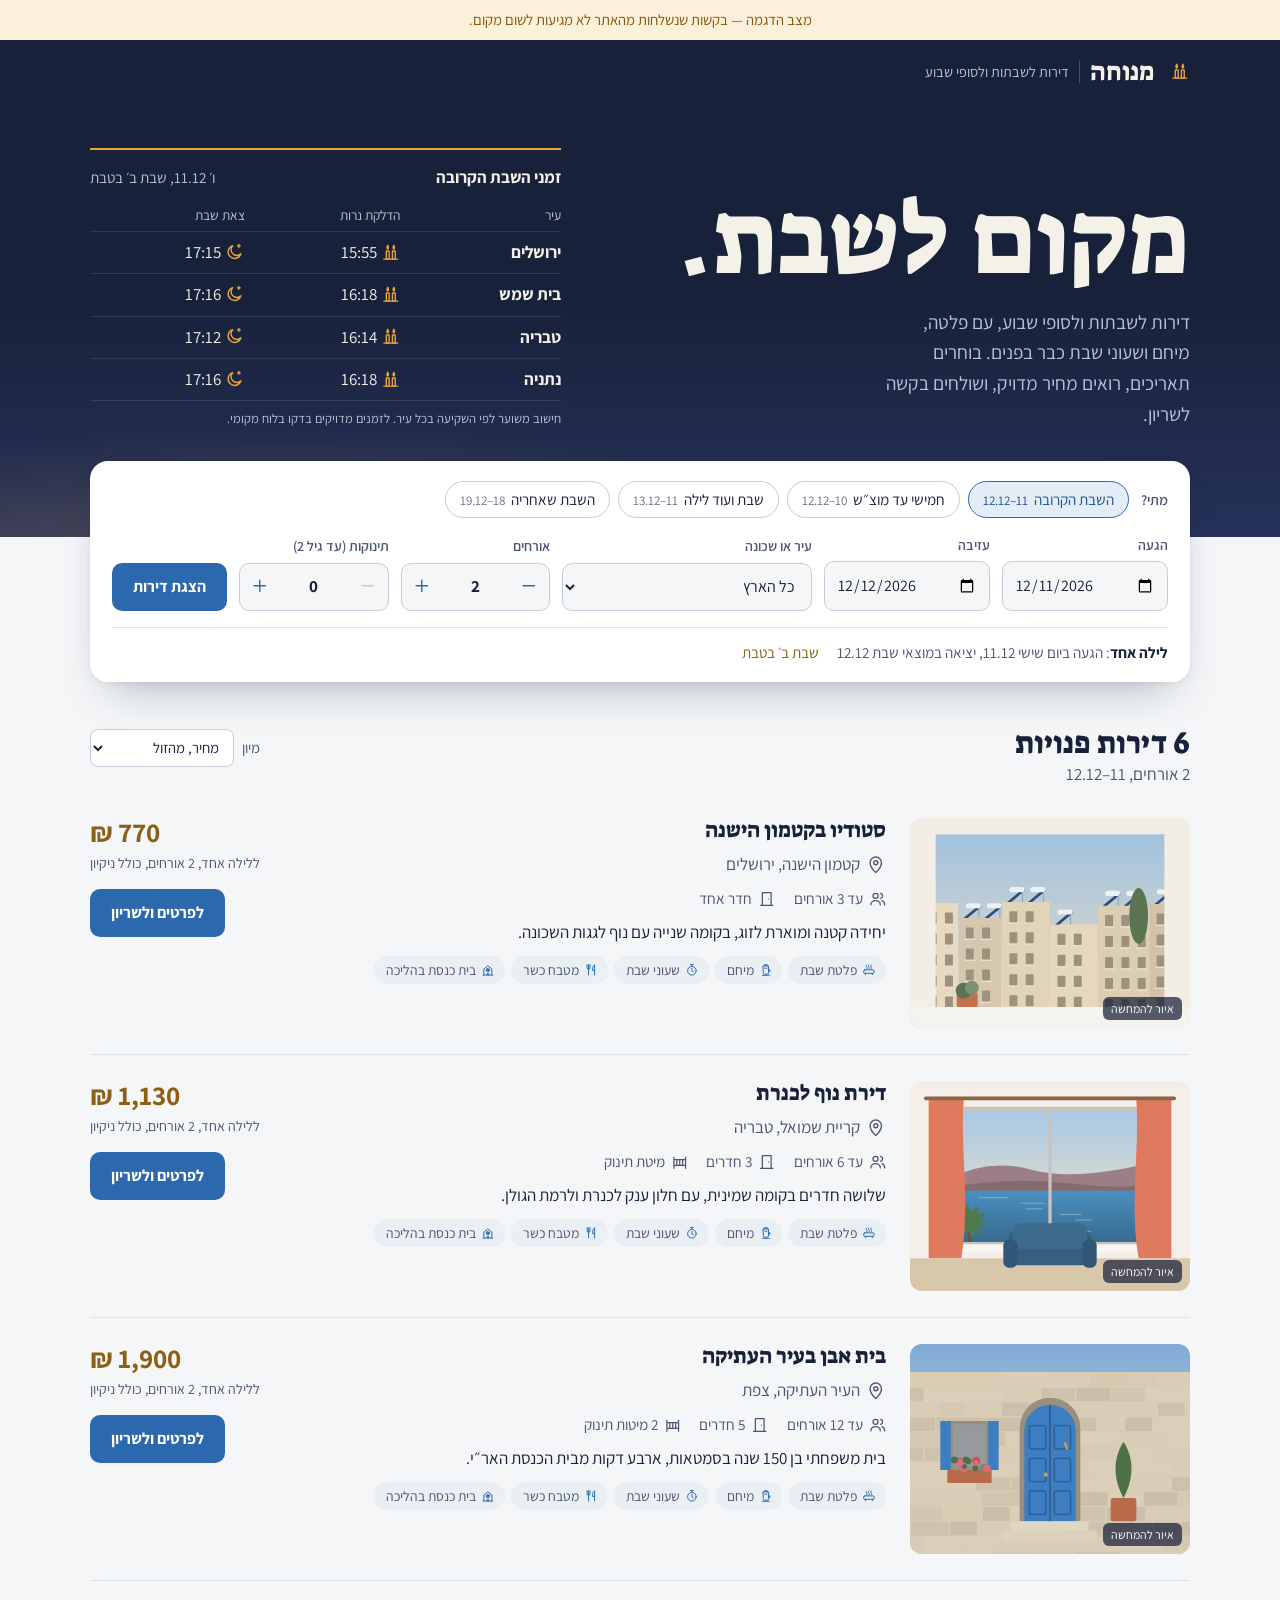
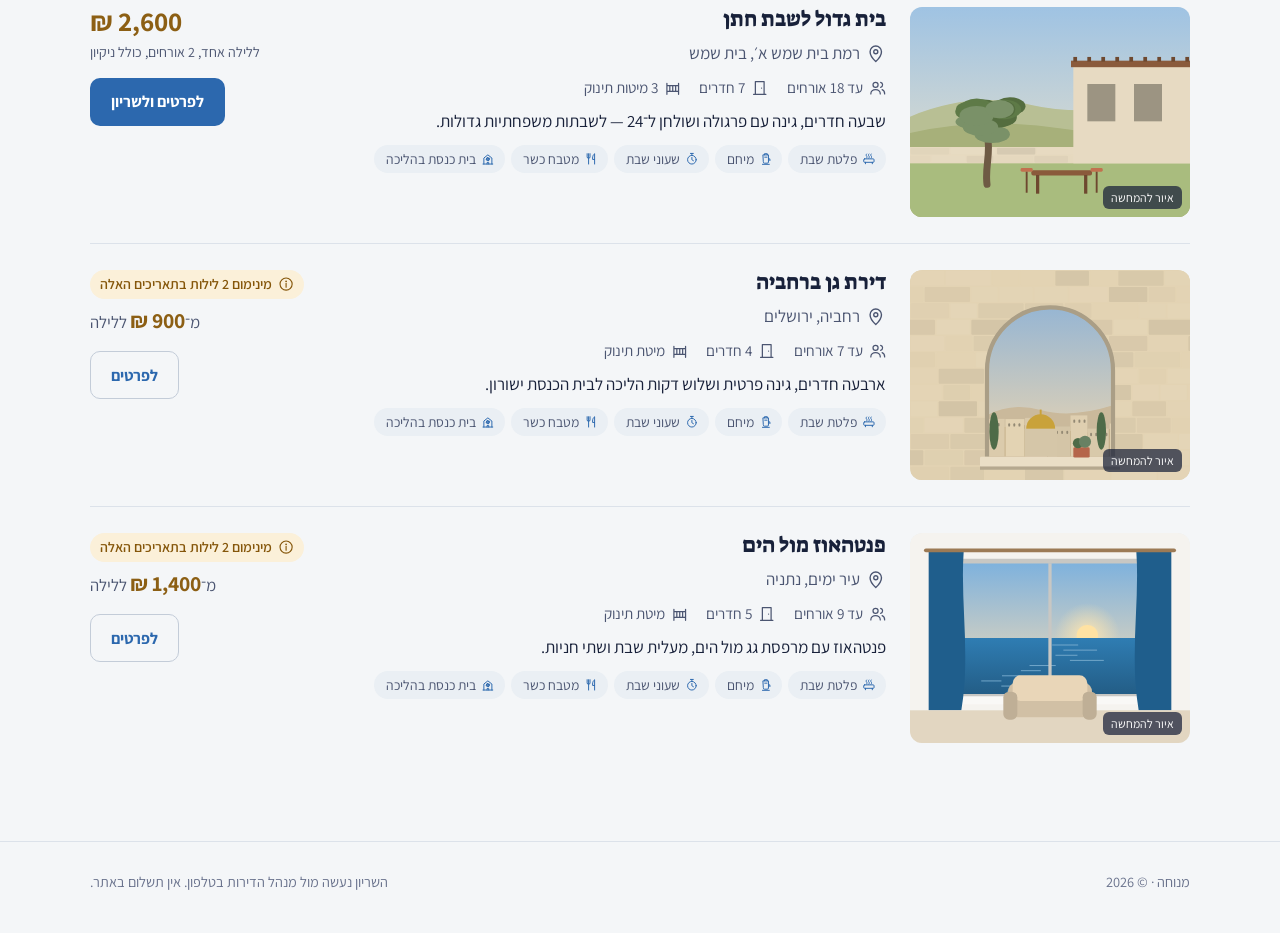
<file: index.html>
<!doctype html>
<html lang="he" dir="rtl">
<head>
  <meta charset="utf-8">
  <meta name="viewport" content="width=device-width, initial-scale=1, viewport-fit=cover">
  <title>מנוחה · דירות לשבת</title>
  <meta name="description" content="דירות לשבתות ולסופי שבוע, עם פלטה, מיחם ושעוני שבת. מחיר מדויק לתאריכים שלכם ובקשת שריון בלי כרטיס אשראי.">
  <link rel="preconnect" href="https://fonts.googleapis.com">
  <link rel="preconnect" href="https://fonts.gstatic.com" crossorigin>
  <link rel="stylesheet" href="https://fonts.googleapis.com/css2?family=Assistant:wght@400;600;700&family=Suez+One&display=swap">
  <link rel="stylesheet" href="assets/css/style.css">
  <link rel="icon" href="assets/img/favicon.svg" type="image/svg+xml">
</head>
<body>
  <div class="demo-banner" data-demo-banner hidden>מצב הדגמה — בקשות שנשלחות מהאתר לא מגיעות לשום מקום.</div>

  <header class="site-header">
    <div class="wrap">
      <a class="brand" href="index.html">
        <span class="brand-mark" data-icon="candles"></span>
        <span class="brand-name" data-site-name>מנוחה</span>
        <span class="brand-tag" data-site-tagline>דירות לשבתות ולסופי שבוע</span>
      </a>
      <div class="header-contact" data-manager-phone>
        <span class="label">שאלה? </span>
        <a href="#" target="_blank" rel="noopener"><span data-icon="message"></span><span data-phone-text></span></a>
      </div>
    </div>
  </header>

  <main>
    <section class="hero" aria-labelledby="hero-title">
      <div class="wrap">
        <div>
          <h1 id="hero-title">מקום לשבת.</h1>
          <p class="hero-lede">דירות לשבתות ולסופי שבוע, עם פלטה, מיחם ושעוני שבת כבר בפנים. בוחרים תאריכים, רואים מחיר מדויק, ושולחים בקשה לשריון.</p>
        </div>
        <div class="this-shabbat" id="this-shabbat" aria-live="polite">
          <div class="this-shabbat-head"><strong>זמני השבת הקרובה</strong><span id="this-shabbat-date"></span></div>
          <table class="zmanim-table">
            <thead><tr><th scope="col">עיר</th><th scope="col">הדלקת נרות</th><th scope="col">צאת שבת</th></tr></thead>
            <tbody id="zmanim-rows"></tbody>
          </table>
          <p class="zmanim-note">חישוב משוער לפי השקיעה בכל עיר. לזמנים מדויקים בדקו בלוח מקומי.</p>
        </div>
      </div>
    </section>

    <div class="wrap">
      <form class="search-panel" id="search" role="search" aria-label="חיפוש דירה">
        <div class="quick-dates" id="quick-dates">
          <span class="quick-dates-label">מתי?</span>
        </div>
        <div class="search-fields">
          <div class="field">
            <label for="checkin">הגעה</label>
            <input class="input" type="date" id="checkin" name="checkin" required>
          </div>
          <div class="field">
            <label for="checkout">עזיבה</label>
            <input class="input" type="date" id="checkout" name="checkout" required>
          </div>
          <div class="field field-where">
            <label for="where">עיר או שכונה</label>
            <select class="input" id="where" name="where">
              <option value="">כל הארץ</option>
            </select>
          </div>
          <div class="field">
            <span class="label" id="guests-label">אורחים</span>
            <div class="stepper" role="group" aria-labelledby="guests-label">
              <button type="button" data-step="guests" data-delta="-1" aria-label="פחות אורחים"><span data-icon="minus"></span></button>
              <output id="guests" aria-live="polite">2</output>
              <button type="button" data-step="guests" data-delta="1" aria-label="עוד אורח"><span data-icon="plus"></span></button>
            </div>
          </div>
          <div class="field">
            <span class="label" id="infants-label">תינוקות (עד גיל 2)</span>
            <div class="stepper" role="group" aria-labelledby="infants-label">
              <button type="button" data-step="infants" data-delta="-1" aria-label="פחות תינוקות"><span data-icon="minus"></span></button>
              <output id="infants" aria-live="polite">0</output>
              <button type="button" data-step="infants" data-delta="1" aria-label="עוד תינוק"><span data-icon="plus"></span></button>
            </div>
          </div>
          <button class="btn" type="submit">הצגת דירות</button>
        </div>
        <p class="stay-summary" id="stay-summary" aria-live="polite"></p>
      </form>

      <section class="results" id="results" aria-labelledby="results-title">
        <div class="results-head">
          <div>
            <h2 id="results-title">דירות</h2>
            <p id="results-sub"></p>
          </div>
          <label class="sort">מיון
            <select id="sort">
              <option value="price">מחיר, מהזול</option>
              <option value="size">מספר מקומות לינה</option>
              <option value="new">חדשות באתר</option>
            </select>
          </label>
        </div>
        <div id="listings"><p class="loading">טוען דירות…</p></div>
      </section>
    </div>
  </main>

  <footer class="site-footer">
    <div class="wrap">
      <span><span data-site-name>מנוחה</span> · © <span data-year></span></span>
      <span>השריון נעשה מול מנהל הדירות בטלפון. אין תשלום באתר.</span>
    </div>
  </footer>

  <script src="assets/js/config.js"></script>
  <script src="assets/js/icons.js"></script>
  <script src="assets/js/pricing.js"></script>
  <script src="assets/js/zmanim.js"></script>
  <script src="assets/js/amenities.js"></script>
  <script src="assets/js/common.js"></script>
  <script src="assets/js/search.js"></script>
</body>
</html>
</file>
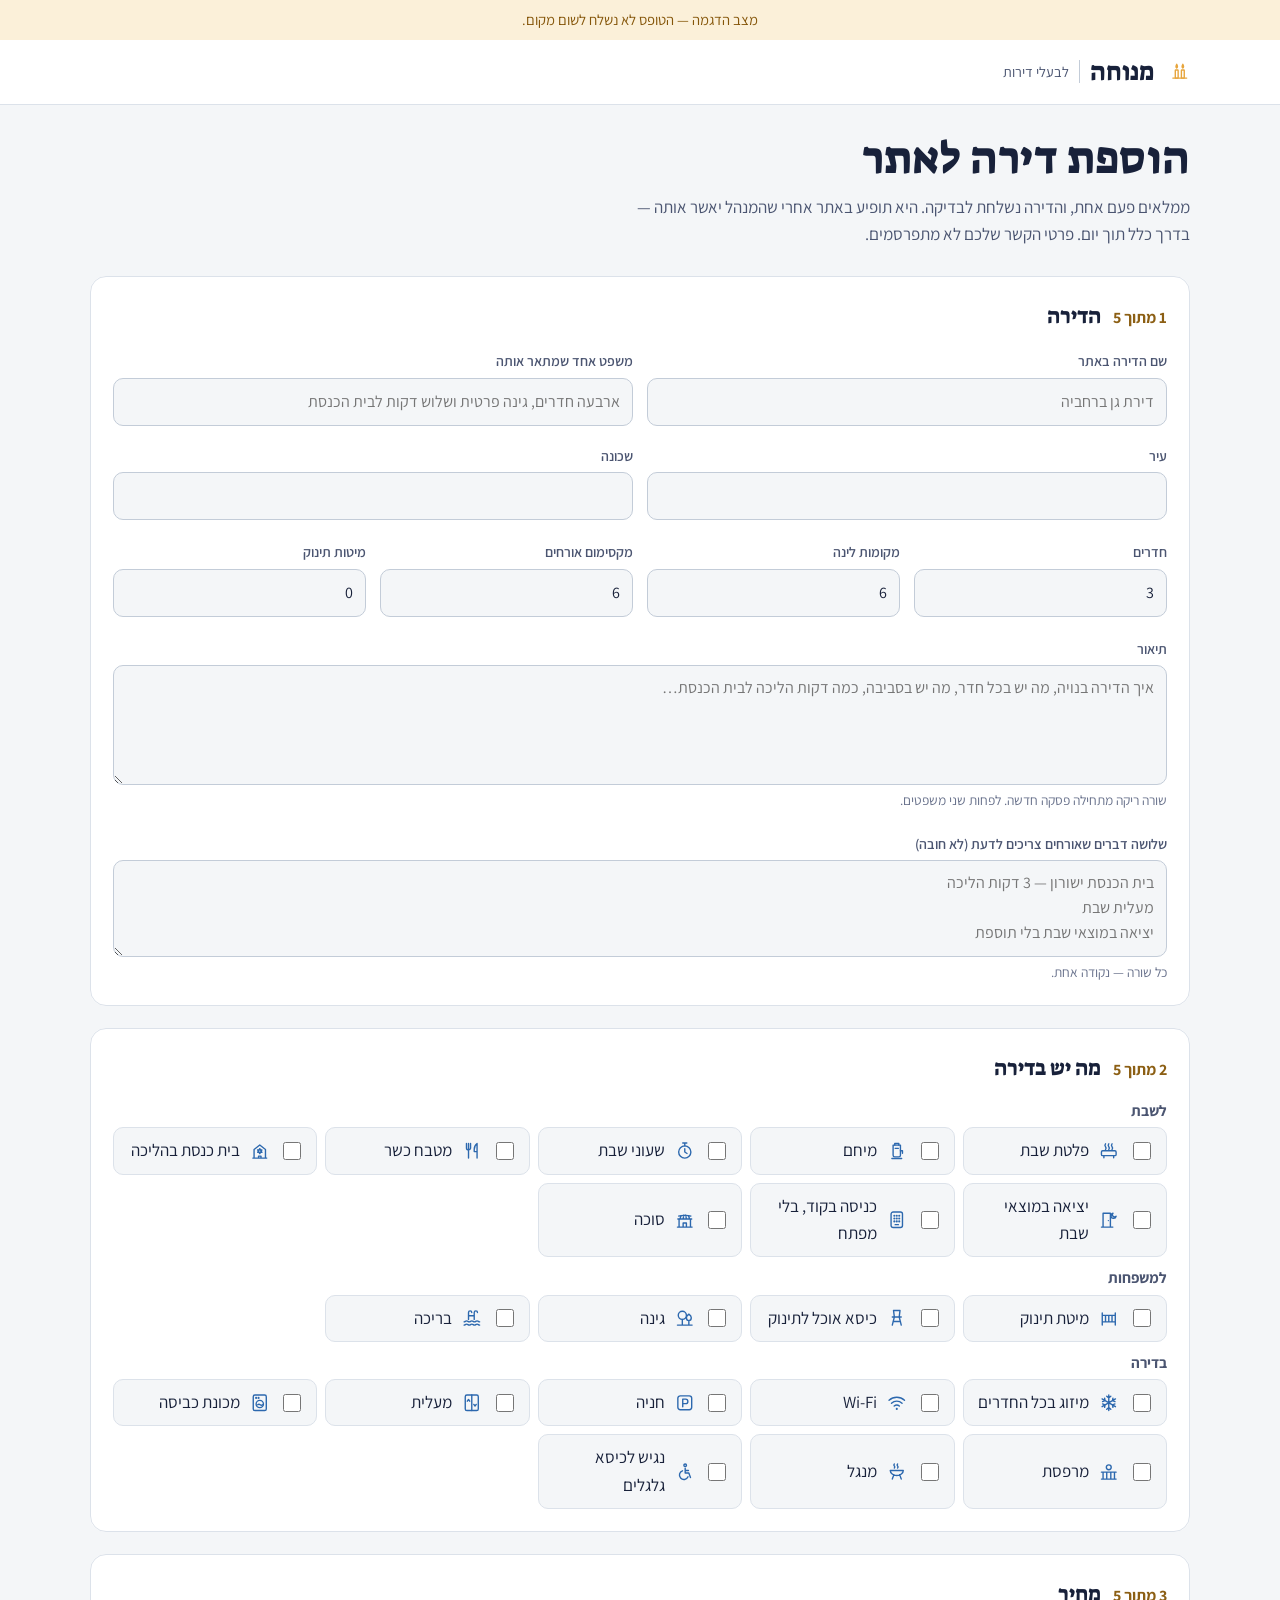
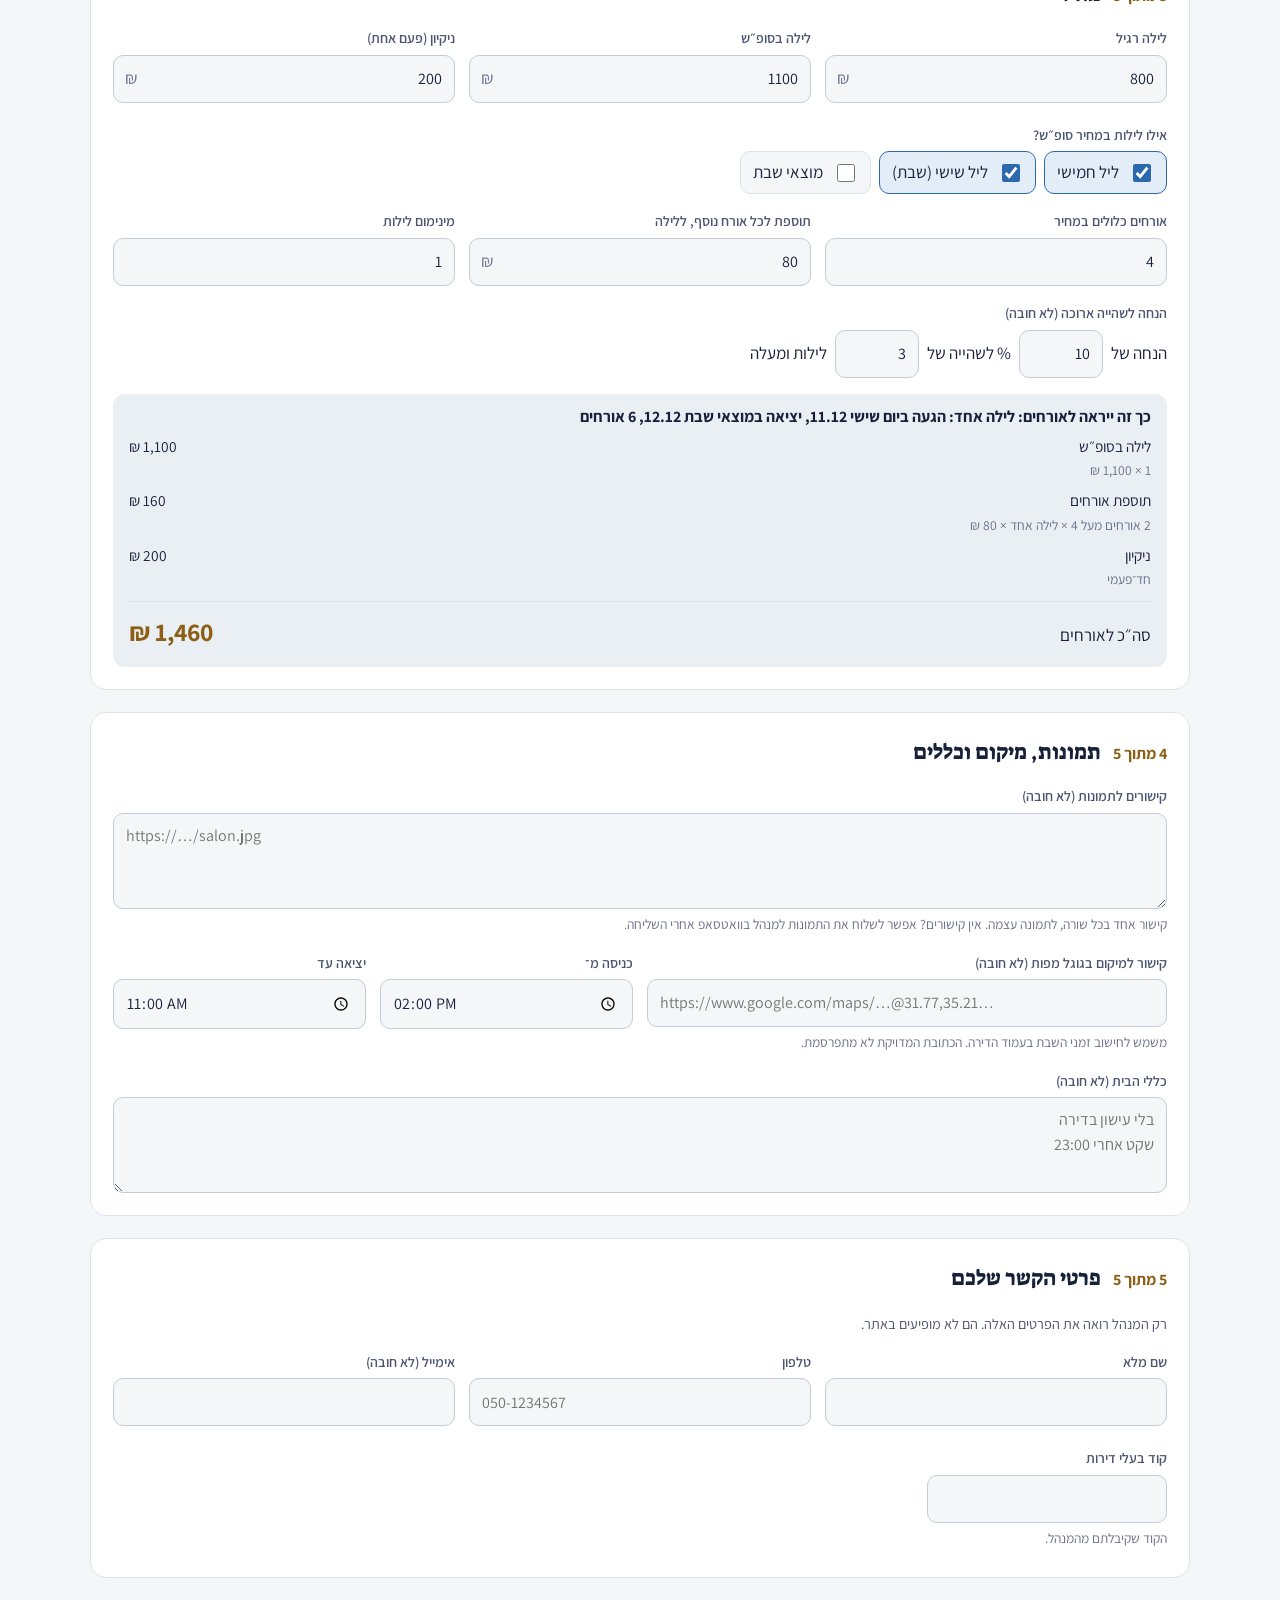
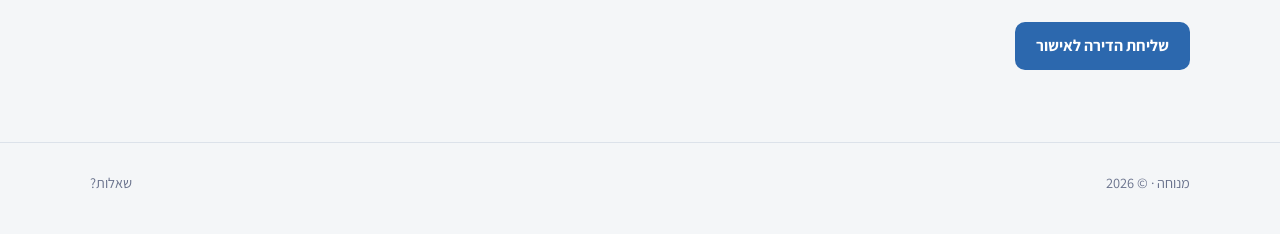
<file: add-property.html>
<!doctype html>
<html lang="he" dir="rtl">
<head>
  <meta charset="utf-8">
  <meta name="viewport" content="width=device-width, initial-scale=1, viewport-fit=cover">
  <meta name="robots" content="noindex, nofollow">
  <title>הוספת דירה · מנוחה</title>
  <link rel="preconnect" href="https://fonts.googleapis.com">
  <link rel="preconnect" href="https://fonts.gstatic.com" crossorigin>
  <link rel="stylesheet" href="https://fonts.googleapis.com/css2?family=Assistant:wght@400;600;700&family=Suez+One&display=swap">
  <link rel="stylesheet" href="assets/css/style.css">
  <link rel="icon" href="assets/img/favicon.svg" type="image/svg+xml">
</head>
<body class="owner-page">
  <div class="demo-banner" data-demo-banner hidden>מצב הדגמה — הטופס לא נשלח לשום מקום.</div>
  <header class="site-header is-plain">
    <div class="wrap">
      <a class="brand" href="index.html">
        <span class="brand-mark" data-icon="candles"></span>
        <span class="brand-name" data-site-name>מנוחה</span>
        <span class="brand-tag">לבעלי דירות</span>
      </a>
    </div>
  </header>

  <main class="wrap">
    <div class="owner-intro">
      <h1>הוספת דירה לאתר</h1>
      <p class="muted">ממלאים פעם אחת, והדירה נשלחת לבדיקה. היא תופיע באתר אחרי שהמנהל יאשר אותה — בדרך כלל תוך יום. פרטי הקשר שלכם לא מתפרסמים.</p>
    </div>

    <form class="owner-form" id="owner-form" novalidate>
      <fieldset class="form-step">
        <legend class="step-title"><span class="step-num">1 מתוך 5</span>הדירה</legend>
        <div class="cols-2">
          <div class="field">
            <label for="p-title">שם הדירה באתר</label>
            <input class="input" id="p-title" name="title" maxlength="60" placeholder="דירת גן ברחביה" required>
            <span class="field-error" id="e-title"></span>
          </div>
          <div class="field">
            <label for="p-summary">משפט אחד שמתאר אותה</label>
            <input class="input" id="p-summary" name="summary" maxlength="160" placeholder="ארבעה חדרים, גינה פרטית ושלוש דקות לבית הכנסת">
          </div>
          <div class="field">
            <label for="p-city">עיר</label>
            <input class="input" id="p-city" name="city" list="cities" maxlength="40" required>
            <datalist id="cities">
              <option value="ירושלים"></option><option value="צפת"></option><option value="טבריה"></option><option value="נתניה"></option>
              <option value="בית שמש"></option><option value="בני ברק"></option><option value="תל אביב"></option><option value="חיפה"></option>
              <option value="אשדוד"></option><option value="מודיעין"></option><option value="מודיעין עילית"></option><option value="ביתר עילית"></option>
              <option value="אלעד"></option><option value="נהריה"></option><option value="אילת"></option><option value="זכרון יעקב"></option>
            </datalist>
            <span class="field-error" id="e-city"></span>
          </div>
          <div class="field">
            <label for="p-neighborhood">שכונה</label>
            <input class="input" id="p-neighborhood" name="neighborhood" maxlength="40">
          </div>
        </div>
        <div class="cols-4">
          <div class="field"><label for="p-rooms">חדרים</label><input class="input num" id="p-rooms" name="rooms" type="number" min="1" max="20" value="3"></div>
          <div class="field"><label for="p-beds">מקומות לינה</label><input class="input num" id="p-beds" name="beds" type="number" min="1" max="60" value="6"><span class="field-error" id="e-beds"></span></div>
          <div class="field"><label for="p-maxGuests">מקסימום אורחים</label><input class="input num" id="p-maxGuests" name="maxGuests" type="number" min="1" max="60" value="6"></div>
          <div class="field"><label for="p-cribs">מיטות תינוק</label><input class="input num" id="p-cribs" name="cribs" type="number" min="0" max="10" value="0"></div>
        </div>
        <div class="field">
          <label for="p-description">תיאור</label>
          <textarea class="input" id="p-description" name="description" maxlength="3000" placeholder="איך הדירה בנויה, מה יש בכל חדר, מה יש בסביבה, כמה דקות הליכה לבית הכנסת…" required></textarea>
          <span class="field-hint">שורה ריקה מתחילה פסקה חדשה. לפחות שני משפטים.</span>
          <span class="field-error" id="e-description"></span>
        </div>
        <div class="field">
          <label for="p-highlights">שלושה דברים שאורחים צריכים לדעת (לא חובה)</label>
          <textarea class="input" id="p-highlights" name="highlights" rows="3" style="min-height:96px" placeholder="בית הכנסת ישורון — 3 דקות הליכה&#10;מעלית שבת&#10;יציאה במוצאי שבת בלי תוספת"></textarea>
          <span class="field-hint">כל שורה — נקודה אחת.</span>
        </div>
      </fieldset>

      <fieldset class="form-step">
        <legend class="step-title"><span class="step-num">2 מתוך 5</span>מה יש בדירה</legend>
        <div id="amenity-checks" class="form-grid"></div>
      </fieldset>

      <fieldset class="form-step">
        <legend class="step-title"><span class="step-num">3 מתוך 5</span>מחיר</legend>
        <div class="cols-3">
          <div class="field"><label for="p-nightly">לילה רגיל</label><div class="input-suffix"><input class="input num" id="p-nightly" type="number" min="0" step="10" value="800"><span>₪</span></div><span class="field-error" id="e-nightly"></span></div>
          <div class="field"><label for="p-weekendNightly">לילה בסופ״ש</label><div class="input-suffix"><input class="input num" id="p-weekendNightly" type="number" min="0" step="10" value="1100"><span>₪</span></div></div>
          <div class="field"><label for="p-cleaningFee">ניקיון (פעם אחת)</label><div class="input-suffix"><input class="input num" id="p-cleaningFee" type="number" min="0" step="10" value="200"><span>₪</span></div></div>
        </div>
        <div class="field">
          <span class="label">אילו לילות במחיר סופ״ש?</span>
          <div class="inline-checks" id="weekend-nights">
            <label class="check"><input type="checkbox" value="4" checked>ליל חמישי</label>
            <label class="check"><input type="checkbox" value="5" checked>ליל שישי (שבת)</label>
            <label class="check"><input type="checkbox" value="6">מוצאי שבת</label>
          </div>
        </div>
        <div class="cols-3">
          <div class="field"><label for="p-includedGuests">אורחים כלולים במחיר</label><input class="input num" id="p-includedGuests" type="number" min="1" max="60" value="4"></div>
          <div class="field"><label for="p-extraGuest">תוספת לכל אורח נוסף, ללילה</label><div class="input-suffix"><input class="input num" id="p-extraGuest" type="number" min="0" step="10" value="80"><span>₪</span></div></div>
          <div class="field"><label for="p-minNights">מינימום לילות</label><input class="input num" id="p-minNights" type="number" min="1" max="14" value="1"></div>
        </div>
        <div class="field">
          <span class="label">הנחה לשהייה ארוכה (לא חובה)</span>
          <div class="sentence">
            <span>הנחה של</span>
            <input class="input num" id="p-discountPercent" type="number" min="0" max="50" value="10" aria-label="אחוז הנחה">
            <span>% לשהייה של</span>
            <input class="input num" id="p-discountNights" type="number" min="0" max="30" value="3" aria-label="מספר לילות מינימלי להנחה">
            <span>לילות ומעלה</span>
          </div>
        </div>
        <div class="preview-quote" aria-live="polite">
          <h3 id="preview-title">כך זה ייראה לאורחים</h3>
          <div class="quote" id="preview-quote"></div>
        </div>
      </fieldset>

      <fieldset class="form-step">
        <legend class="step-title"><span class="step-num">4 מתוך 5</span>תמונות, מיקום וכללים</legend>
        <div class="field">
          <label for="p-images">קישורים לתמונות (לא חובה)</label>
          <textarea class="input" id="p-images" dir="ltr" style="min-height:96px" placeholder="https://…/salon.jpg"></textarea>
          <span class="field-hint">קישור אחד בכל שורה, לתמונה עצמה. אין קישורים? אפשר לשלוח את התמונות למנהל בוואטסאפ אחרי השליחה.</span>
        </div>
        <div class="cols-2">
          <div class="field">
            <label for="p-map">קישור למיקום בגוגל מפות (לא חובה)</label>
            <input class="input" id="p-map" dir="ltr" placeholder="https://www.google.com/maps/…@31.77,35.21…">
            <span class="field-hint" id="map-hint">משמש לחישוב זמני השבת בעמוד הדירה. הכתובת המדויקת לא מתפרסמת.</span>
          </div>
          <div class="cols-2">
            <div class="field"><label for="p-checkIn">כניסה מ־</label><input class="input num" id="p-checkIn" type="time" value="14:00"></div>
            <div class="field"><label for="p-checkOut">יציאה עד</label><input class="input num" id="p-checkOut" type="time" value="11:00"></div>
          </div>
        </div>
        <div class="field">
          <label for="p-rules">כללי הבית (לא חובה)</label>
          <textarea class="input" id="p-rules" style="min-height:96px" placeholder="בלי עישון בדירה&#10;שקט אחרי 23:00"></textarea>
        </div>
      </fieldset>

      <fieldset class="form-step">
        <legend class="step-title"><span class="step-num">5 מתוך 5</span>פרטי הקשר שלכם</legend>
        <p class="muted small">רק המנהל רואה את הפרטים האלה. הם לא מופיעים באתר.</p>
        <div class="cols-3">
          <div class="field"><label for="o-name">שם מלא</label><input class="input" id="o-name" autocomplete="name" maxlength="80" required><span class="field-error" id="e-oname"></span></div>
          <div class="field"><label for="o-phone">טלפון</label><input class="input num" id="o-phone" type="tel" inputmode="tel" dir="ltr" autocomplete="tel" placeholder="050-1234567" maxlength="20" required><span class="field-error" id="e-ophone"></span></div>
          <div class="field"><label for="o-email">אימייל (לא חובה)</label><input class="input" id="o-email" type="email" dir="ltr" autocomplete="email" maxlength="120"><span class="field-error" id="e-oemail"></span></div>
        </div>
        <div class="field" id="code-field" hidden>
          <label for="o-code">קוד בעלי דירות</label>
          <input class="input num" id="o-code" dir="ltr" maxlength="40" autocomplete="off" style="max-width:240px">
          <span class="field-hint">הקוד שקיבלתם מהמנהל.</span>
          <span class="field-error" id="e-ocode"></span>
        </div>
        <div class="hp-field" aria-hidden="true">
          <label for="o-website">אתר אינטרנט (השאירו ריק)</label>
          <input id="o-website" type="text" tabindex="-1" autocomplete="off">
        </div>
      </fieldset>

      <div id="owner-msg" aria-live="assertive"></div>
      <div class="submit-row">
        <button class="btn" type="submit" id="owner-submit">שליחת הדירה לאישור</button>
        <span class="small muted" id="draft-note"></span>
      </div>
    </form>
  </main>

  <footer class="site-footer">
    <div class="wrap">
      <span><span data-site-name>מנוחה</span> · © <span data-year></span></span>
      <span>שאלות? <span data-manager-phone><a href="#" target="_blank" rel="noopener"><span data-phone-text></span></a></span></span>
    </div>
  </footer>

  <script src="assets/js/config.js"></script>
  <script src="assets/js/icons.js"></script>
  <script src="assets/js/pricing.js"></script>
  <script src="assets/js/validate.js"></script>
  <script src="assets/js/amenities.js"></script>
  <script src="assets/js/common.js"></script>
  <script src="assets/js/add-property.js"></script>
</body>
</html>
</file>
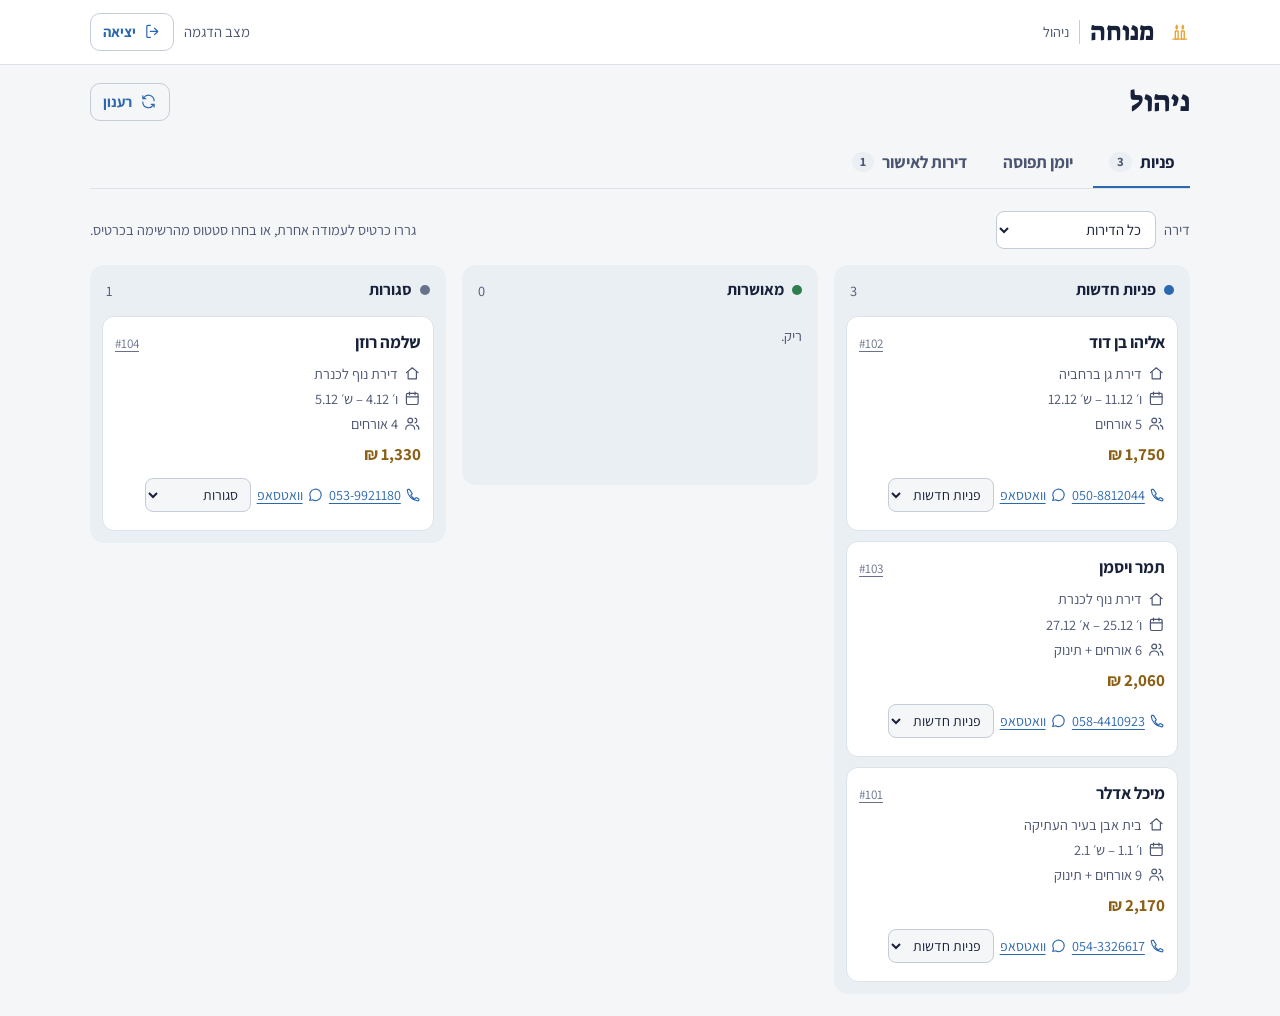
<file: admin.html>
<!doctype html>
<html lang="he" dir="rtl">
<head>
  <meta charset="utf-8">
  <meta name="viewport" content="width=device-width, initial-scale=1, viewport-fit=cover">
  <meta name="robots" content="noindex, nofollow">
  <title>ניהול · מנוחה</title>
  <link rel="preconnect" href="https://fonts.googleapis.com">
  <link rel="preconnect" href="https://fonts.gstatic.com" crossorigin>
  <link rel="stylesheet" href="https://fonts.googleapis.com/css2?family=Assistant:wght@400;600;700&family=Suez+One&display=swap">
  <link rel="stylesheet" href="assets/css/style.css">
  <link rel="icon" href="assets/img/favicon.svg" type="image/svg+xml">
</head>
<body class="admin-page">
  <header class="site-header is-plain">
    <div class="wrap">
      <a class="brand" href="index.html">
        <span class="brand-mark" data-icon="candles"></span>
        <span class="brand-name" data-site-name>מנוחה</span>
        <span class="brand-tag">ניהול</span>
      </a>
      <div class="admin-user" id="admin-user" hidden>
        <span id="admin-login"></span>
        <button class="btn btn-quiet btn-small" type="button" id="logout"><span data-icon="logout"></span>יציאה</button>
      </div>
    </div>
  </header>

  <main class="wrap">
    <section class="login-card" id="login" aria-labelledby="login-title">
      <h1 id="login-title" style="font-size:1.8rem">כניסה לניהול</h1>
      <p class="muted">הנתונים יושבים ב-GitHub. כדי לראות ולעדכן אותם, הדביקו כאן טוקן גישה אישי (Fine-grained token). הטוקן נשמר רק בדפדפן הזה.</p>
      <div id="config-warning"></div>
      <form class="form-grid" id="login-form">
        <div class="field">
          <label for="token">טוקן גישה של GitHub</label>
          <input class="input" id="token" type="password" dir="ltr" autocomplete="off" spellcheck="false" placeholder="github_pat_…">
          <span class="field-error" id="token-error"></span>
        </div>
        <label class="check" style="width:max-content"><input type="checkbox" id="remember">לזכור במחשב הזה</label>
        <div class="submit-row">
          <button class="btn" type="submit" id="login-btn"><span data-icon="key"></span>כניסה</button>
          <button class="btn btn-quiet" type="button" id="demo-btn">מצב הדגמה עם נתונים לדוגמה</button>
        </div>
      </form>
      <details>
        <summary>איך יוצרים טוקן?</summary>
        <ol>
          <li>ב-GitHub: Settings ← Developer settings ← Personal access tokens ← Fine-grained tokens ← Generate new token.</li>
          <li>Repository access: בחרו את רפוזיטורי האתר ואת רפוזיטורי הפניות (אם יש).</li>
          <li>הרשאות: Issues — Read and write. Pull requests — Read and write. Contents — Read and write. Actions — Read and write.</li>
          <li>העתיקו את הטוקן והדביקו כאן. פירוט מלא בקובץ README.</li>
        </ol>
      </details>
    </section>

    <section id="app" hidden>
      <div class="admin-bar">
        <h1>ניהול</h1>
        <div class="submit-row">
          <span class="small muted" id="sync-note"></span>
          <button class="btn btn-quiet btn-small" type="button" id="refresh"><span data-icon="refresh"></span>רענון</button>
        </div>
      </div>
      <div class="tabs" role="tablist" aria-label="אזורי ניהול">
        <button class="tab" role="tab" id="tab-leads" aria-controls="panel-leads" aria-selected="true">פניות <span class="count" id="count-leads">0</span></button>
        <button class="tab" role="tab" id="tab-calendar" aria-controls="panel-calendar" aria-selected="false" tabindex="-1">יומן תפוסה</button>
        <button class="tab" role="tab" id="tab-props" aria-controls="panel-props" aria-selected="false" tabindex="-1">דירות לאישור <span class="count" id="count-props">0</span></button>
      </div>

      <div class="tab-panel" role="tabpanel" id="panel-leads" aria-labelledby="tab-leads">
        <div class="toolbar">
          <label class="sort">דירה
            <select id="lead-filter"><option value="">כל הדירות</option></select>
          </label>
          <span class="small muted">גררו כרטיס לעמודה אחרת, או בחרו סטטוס מהרשימה בכרטיס.</span>
        </div>
        <div class="kanban" id="kanban"></div>
      </div>

      <div class="tab-panel" role="tabpanel" id="panel-calendar" aria-labelledby="tab-calendar" hidden>
        <div class="toolbar">
          <div class="submit-row">
            <button class="btn btn-quiet btn-small" type="button" id="cal-back" aria-label="שבוע אחורה"><span data-icon="chevronRight"></span></button>
            <button class="btn btn-quiet btn-small" type="button" id="cal-today">היום</button>
            <button class="btn btn-quiet btn-small" type="button" id="cal-fwd" aria-label="שבוע קדימה"><span data-icon="chevronLeft"></span></button>
            <strong id="cal-range"></strong>
          </div>
        </div>
        <div class="gantt-wrap"><div class="gantt" id="gantt"></div></div>
        <div class="gantt-legend">
          <span><i style="background:var(--ok)"></i>הזמנה מאושרת</span>
          <span><i style="background:var(--warn)"></i>חסימה ידנית</span>
          <span><i style="border:1.5px dashed var(--safed);background:var(--safed-soft)"></i>פניה שממתינה לטיפול</span>
          <span><i style="background:var(--sunken);border:1px solid var(--line)"></i>שישי ושבת</span>
        </div>
        <div class="detail-panel" id="detail" hidden></div>
        <form class="block-form" id="block-form">
          <div class="field wide"><label for="bf-apt">חסימה ידנית: דירה</label><select class="input" id="bf-apt" required></select></div>
          <div class="field"><label for="bf-from">מתאריך</label><input class="input" type="date" id="bf-from" required></div>
          <div class="field"><label for="bf-to">עד (יום העזיבה)</label><input class="input" type="date" id="bf-to" required></div>
          <div class="field wide"><label for="bf-note">הערה</label><input class="input" id="bf-note" maxlength="80" placeholder="שיפוץ / הבעלים בדירה / הזמנה מחוץ לאתר"></div>
          <button class="btn" type="submit">חסימת התאריכים</button>
        </form>
      </div>

      <div class="tab-panel" role="tabpanel" id="panel-props" aria-labelledby="tab-props" hidden>
        <p class="muted" style="margin-bottom:14px">דירות שבעלים שלחו דרך הטופס. "אישור ופרסום" ממזג את הבקשה, והדירה עולה לאתר תוך כמה דקות.</p>
        <div class="pr-list" id="pr-list"></div>
      </div>
    </section>
  </main>

  <div class="toast" id="toast" role="status" hidden></div>

  <script src="assets/js/config.js"></script>
  <script src="assets/js/icons.js"></script>
  <script src="assets/js/pricing.js"></script>
  <script src="assets/js/validate.js"></script>
  <script src="assets/js/amenities.js"></script>
  <script src="assets/js/common.js"></script>
  <script src="assets/js/admin.js"></script>
</body>
</html>
</file>
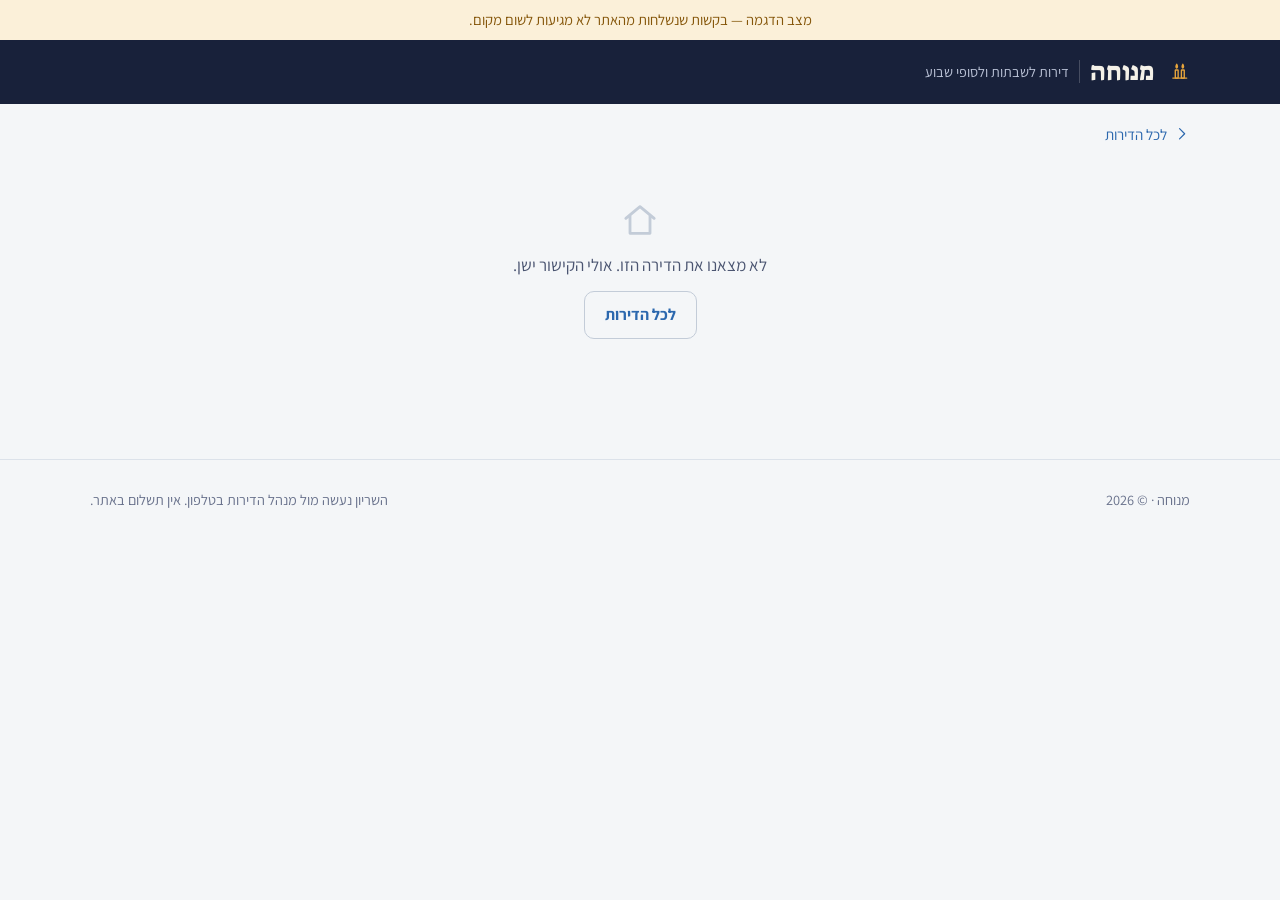
<file: property.html>
<!doctype html>
<html lang="he" dir="rtl">
<head>
  <meta charset="utf-8">
  <meta name="viewport" content="width=device-width, initial-scale=1, viewport-fit=cover">
  <title>דירה לשבת · מנוחה</title>
  <meta name="description" content="פרטי הדירה, מחיר מדויק לתאריכים שלכם ובקשת שריון.">
  <link rel="preconnect" href="https://fonts.googleapis.com">
  <link rel="preconnect" href="https://fonts.gstatic.com" crossorigin>
  <link rel="stylesheet" href="https://fonts.googleapis.com/css2?family=Assistant:wght@400;600;700&family=Suez+One&display=swap">
  <link rel="stylesheet" href="assets/css/style.css">
  <link rel="icon" href="assets/img/favicon.svg" type="image/svg+xml">
</head>
<body class="property-page">
  <div class="demo-banner" data-demo-banner hidden>מצב הדגמה — בקשות שנשלחות מהאתר לא מגיעות לשום מקום.</div>

  <header class="site-header">
    <div class="wrap">
      <a class="brand" href="index.html">
        <span class="brand-mark" data-icon="candles"></span>
        <span class="brand-name" data-site-name>מנוחה</span>
        <span class="brand-tag" data-site-tagline>דירות לשבתות ולסופי שבוע</span>
      </a>
      <div class="header-contact" data-manager-phone>
        <span class="label">שאלה? </span>
        <a href="#" target="_blank" rel="noopener"><span data-icon="message"></span><span data-phone-text></span></a>
      </div>
    </div>
  </header>

  <main class="wrap">
    <nav class="crumbs" aria-label="ניווט">
      <a href="index.html" id="back-link"><span data-icon="chevronRight"></span>לכל הדירות</a>
    </nav>
    <div id="prop-root"><p class="loading">טוען את פרטי הדירה…</p></div>
  </main>

  <div class="mobile-bar" id="mobile-bar" hidden>
    <div><strong id="mobile-total" class="num"></strong><span id="mobile-for"></span></div>
    <button class="btn" type="button" id="mobile-book">לבקשת שריון</button>
  </div>

  <footer class="site-footer">
    <div class="wrap">
      <span><span data-site-name>מנוחה</span> · © <span data-year></span></span>
      <span>השריון נעשה מול מנהל הדירות בטלפון. אין תשלום באתר.</span>
    </div>
  </footer>

  <script src="assets/js/config.js"></script>
  <script src="assets/js/icons.js"></script>
  <script src="assets/js/pricing.js"></script>
  <script src="assets/js/validate.js"></script>
  <script src="assets/js/zmanim.js"></script>
  <script src="assets/js/amenities.js"></script>
  <script src="assets/js/common.js"></script>
  <script src="assets/js/property.js"></script>
</body>
</html>
</file>
<file: assets/css/style.css>
/*
 * מנוחה — שפה עיצובית: "דלת כחולה בצפת בשעת הדלקת נרות".
 * סיד לבן ומעט כחלחל, כחול צפתי כצבע פעולה, נחושת של פמוטים למחירים,
 * ופס אחד של שמי דמדומים בראש עמוד הבית. כותרות ב-Suez One, טקסט ב-Assistant.
 */
:root {
  --paper: #F4F6F8;
  --surface: #FFFFFF;
  --sunken: #EAEFF4;
  --ink: #18213A;
  --ink-2: #4B5571;
  --ink-3: #69728C;
  --line: #DCE2EA;
  --line-strong: #C3CCD8;
  --safed: #2C68AE;
  --safed-strong: #1F5290;
  --safed-soft: #E3EDF8;
  --on-accent: #FFFFFF;
  --brass: #8C5F14;
  --flame: #E7A53C;
  --night: #18213A;
  --night-2: #26325A;
  --on-night: #F4F1E8;
  --on-night-2: #BAC2D6;
  --ok: #2E7D4F;
  --ok-soft: #E2F2E7;
  --warn: #85560A;
  --warn-soft: #FBF0D9;
  --danger: #B3261E;
  --danger-soft: #FBE7E5;
  --shadow-lift: 0 22px 44px -22px rgba(24, 33, 58, .38), 0 2px 6px rgba(24, 33, 58, .06);
  --shadow-soft: 0 10px 28px -18px rgba(24, 33, 58, .35);
  --font-display: 'Suez One', 'Frank Ruhl Libre', 'David', Georgia, serif;
  --font-body: 'Assistant', 'Segoe UI', 'Arial Hebrew', Arial, sans-serif;
  --radius: 12px;
  --gutter: 20px;
  color-scheme: light;
}
@media (prefers-color-scheme: dark) {
  :root:not([data-theme="light"]) {
    --paper: #0E1322; --surface: #161D31; --sunken: #1C2440; --ink: #E8EBF3; --ink-2: #B3BBD0; --ink-3: #8F98B1;
    --line: #273152; --line-strong: #36416A; --safed: #86B5EC; --safed-strong: #A9CBF2; --safed-soft: #1C2C4B; --on-accent: #0E1322;
    --brass: #E3B768; --flame: #F0BE5C; --night: #080C18; --night-2: #141C35; --on-night: #F4F1E8; --on-night-2: #A9B1C7;
    --ok: #74C99B; --ok-soft: #14301F; --warn: #E9BC62; --warn-soft: #332710; --danger: #F2958C; --danger-soft: #3A1816;
    --shadow-lift: 0 22px 44px -22px rgba(0, 0, 0, .7), 0 2px 6px rgba(0, 0, 0, .3);
    --shadow-soft: 0 10px 28px -18px rgba(0, 0, 0, .7);
    color-scheme: dark;
  }
}
:root[data-theme="dark"] {
  --paper: #0E1322; --surface: #161D31; --sunken: #1C2440; --ink: #E8EBF3; --ink-2: #B3BBD0; --ink-3: #8F98B1;
  --line: #273152; --line-strong: #36416A; --safed: #86B5EC; --safed-strong: #A9CBF2; --safed-soft: #1C2C4B; --on-accent: #0E1322;
  --brass: #E3B768; --flame: #F0BE5C; --night: #080C18; --night-2: #141C35; --on-night: #F4F1E8; --on-night-2: #A9B1C7;
  --ok: #74C99B; --ok-soft: #14301F; --warn: #E9BC62; --warn-soft: #332710; --danger: #F2958C; --danger-soft: #3A1816;
  --shadow-lift: 0 22px 44px -22px rgba(0, 0, 0, .7), 0 2px 6px rgba(0, 0, 0, .3);
  --shadow-soft: 0 10px 28px -18px rgba(0, 0, 0, .7);
  color-scheme: dark;
}

/* ---------- בסיס ---------- */
*, *::before, *::after { box-sizing: border-box; }
html { -webkit-text-size-adjust: 100%; }
body {
  margin: 0;
  background: var(--paper);
  color: var(--ink);
  font-family: var(--font-body);
  font-size: 1.0625rem;
  line-height: 1.6;
  -webkit-font-smoothing: antialiased;
}
img { max-width: 100%; display: block; }
a { color: var(--safed); text-underline-offset: 3px; }
a:hover { color: var(--safed-strong); }
h1, h2, h3 { font-family: var(--font-display); font-weight: 400; line-height: 1.15; margin: 0; text-wrap: balance; letter-spacing: 0; }
h2 { font-size: clamp(1.5rem, 3vw, 1.9rem); }
h3 { font-size: 1.35rem; }
p { margin: 0; }
:focus-visible { outline: 3px solid var(--safed); outline-offset: 2px; border-radius: 6px; }
[hidden] { display: none !important; }
.icon { width: 1.15em; height: 1.15em; flex: none; vertical-align: -.2em; }
.num { font-variant-numeric: tabular-nums; }
.sr-only { position: absolute; width: 1px; height: 1px; padding: 0; margin: -1px; overflow: hidden; clip: rect(0 0 0 0); white-space: nowrap; border: 0; }
.wrap { width: 100%; max-width: 1140px; margin-inline: auto; padding-inline: var(--gutter); }
.muted { color: var(--ink-2); }
.small { font-size: .9rem; }

/* ---------- כותרת וכותרת תחתונה ---------- */
.site-header { background: var(--night); color: var(--on-night); }
.site-header .wrap { display: flex; align-items: center; justify-content: space-between; gap: 16px; min-height: 64px; }
.brand { display: inline-flex; align-items: center; gap: 10px; color: var(--on-night); text-decoration: none; }
.brand:hover { color: var(--on-night); }
.brand-mark { color: var(--flame); width: 26px; height: 26px; }
.brand-name { font-family: var(--font-display); font-size: 1.6rem; line-height: 1; }
.brand-tag { color: var(--on-night-2); font-size: .9rem; border-inline-start: 1px solid rgba(255, 255, 255, .2); padding-inline-start: 10px; }
.header-contact { display: inline-flex; align-items: center; gap: 8px; color: var(--on-night-2); font-size: .95rem; }
.header-contact a { color: var(--on-night); font-weight: 700; text-decoration: none; display: inline-flex; gap: 6px; align-items: center; }
.header-contact a:hover { color: var(--flame); }
.site-header.is-plain { background: var(--surface); color: var(--ink); border-bottom: 1px solid var(--line); }
.site-header.is-plain .brand, .site-header.is-plain .brand:hover { color: var(--ink); }
.site-header.is-plain .brand-tag { color: var(--ink-2); border-color: var(--line-strong); }
.site-footer { margin-top: 72px; padding-block: 28px 40px; border-top: 1px solid var(--line); color: var(--ink-3); font-size: .9rem; }
.site-footer .wrap { display: flex; flex-wrap: wrap; justify-content: space-between; gap: 12px; }
.demo-banner { background: var(--warn-soft); color: var(--warn); font-size: .92rem; text-align: center; padding: 8px var(--gutter); }

/* ---------- עמוד הבית: הפתיחה ---------- */
.hero {
  position: relative;
  background:
    radial-gradient(90% 70% at 22% 118%, rgba(231, 165, 60, .30), transparent 62%),
    linear-gradient(180deg, var(--night) 0%, var(--night) 45%, var(--night-2) 100%);
  color: var(--on-night);
  padding-block: 44px 108px;
  overflow: hidden;
}
.hero .wrap { display: grid; grid-template-columns: minmax(0, 1.25fr) minmax(0, 1fr); gap: 40px; align-items: end; }
.hero h1 { font-size: clamp(3.2rem, 9vw, 6.4rem); line-height: .95; }
.hero-lede { margin-top: 18px; color: var(--on-night-2); font-size: 1.2rem; max-width: 34ch; }
.this-shabbat { border-top: 2px solid var(--flame); padding-top: 14px; min-width: 0; }
.this-shabbat-head { display: flex; align-items: baseline; justify-content: space-between; gap: 12px; flex-wrap: wrap; }
.this-shabbat-head strong { font-size: 1.05rem; }
.this-shabbat-head span { color: var(--on-night-2); font-size: .95rem; }
.zmanim-table { width: 100%; border-collapse: collapse; margin-top: 8px; font-variant-numeric: tabular-nums; }
.zmanim-table th, .zmanim-table td { padding: 7px 0; text-align: start; font-weight: 400; border-bottom: 1px solid rgba(255, 255, 255, .1); }
.zmanim-table th { color: var(--on-night-2); font-size: .85rem; padding-bottom: 4px; }
.zmanim-table td:first-child { font-weight: 700; }
.zmanim-table .icon { color: var(--flame); margin-inline-end: 4px; }
.zmanim-note { color: var(--on-night-2); font-size: .8rem; margin-top: 8px; }
.flame-flicker { animation: flicker 3.2s ease-in-out infinite; transform-origin: 50% 80%; }
@keyframes flicker { 0%, 100% { opacity: 1; } 45% { opacity: .82; } 55% { opacity: .95; } }

/* ---------- פאנל החיפוש ---------- */
.search-panel {
  position: relative;
  margin-top: -76px;
  background: var(--surface);
  border-radius: 18px;
  box-shadow: var(--shadow-lift);
  padding: 20px 22px 18px;
  display: grid;
  gap: 16px;
}
.quick-dates { display: flex; flex-wrap: wrap; gap: 8px; align-items: center; }
.quick-dates-label { font-size: .9rem; color: var(--ink-2); font-weight: 600; margin-inline-end: 4px; }
.chip {
  font: inherit; font-size: .95rem; color: var(--ink); background: var(--surface);
  border: 1px solid var(--line-strong); border-radius: 999px; padding: 5px 14px; cursor: pointer;
  display: inline-flex; gap: 6px; align-items: baseline;
}
.chip small { color: var(--ink-3); font-size: .82rem; }
.chip:hover { border-color: var(--safed); }
.chip[aria-pressed="true"] { background: var(--safed-soft); border-color: var(--safed); color: var(--safed-strong); }
.chip[aria-pressed="true"] small { color: var(--safed-strong); }
.search-fields { display: grid; grid-template-columns: repeat(2, minmax(0, 1fr)) minmax(0, 1.5fr) repeat(2, minmax(0, .9fr)) auto; gap: 12px; align-items: end; }
.field { display: grid; gap: 5px; min-width: 0; align-content: start; }
.field > label, .field > .label { font-size: .88rem; font-weight: 600; color: var(--ink-2); }
.input, select.input, textarea.input {
  width: 100%; min-height: 48px; padding: 10px 12px; font: inherit; font-size: 1rem; color: var(--ink);
  background: var(--paper); border: 1px solid var(--line-strong); border-radius: 10px;
}
textarea.input { min-height: 120px; resize: vertical; line-height: 1.55; }
.input:hover { border-color: var(--ink-3); }
.input:focus { outline: 3px solid var(--safed-soft); border-color: var(--safed); background: var(--surface); }
.input[aria-invalid="true"] { border-color: var(--danger); background: var(--danger-soft); }
.field-error { color: var(--danger); font-size: .88rem; min-height: 0; }
.field-hint { color: var(--ink-3); font-size: .85rem; }
.stepper { display: grid; grid-template-columns: 40px minmax(0, 1fr) 40px; align-items: center; min-height: 48px; border: 1px solid var(--line-strong); border-radius: 10px; background: var(--paper); }
.stepper button { all: unset; display: grid; place-items: center; height: 46px; cursor: pointer; color: var(--safed); border-radius: 9px; }
.stepper button:hover { background: var(--safed-soft); }
.stepper button:focus-visible { outline: 3px solid var(--safed); outline-offset: -3px; }
.stepper button:disabled { color: var(--line-strong); cursor: default; background: none; }
.stepper output { text-align: center; font-weight: 700; font-variant-numeric: tabular-nums; }
.stay-summary { display: flex; flex-wrap: wrap; gap: 6px 18px; align-items: center; color: var(--ink-2); font-size: .95rem; border-top: 1px solid var(--line); padding-top: 12px; }
.stay-summary strong { color: var(--ink); font-weight: 700; }
.stay-summary .heb { color: var(--brass); }

/* ---------- כפתורים ---------- */
.btn {
  display: inline-flex; align-items: center; justify-content: center; gap: 8px;
  min-height: 48px; padding: 10px 20px; font: inherit; font-weight: 700; font-size: 1rem;
  border-radius: 10px; border: 1px solid transparent; cursor: pointer; text-decoration: none; white-space: nowrap;
  background: var(--safed); color: var(--on-accent);
}
.btn:hover { background: var(--safed-strong); color: var(--on-accent); }
.btn:disabled { opacity: .55; cursor: progress; }
.btn-quiet { background: transparent; color: var(--safed); border-color: var(--line-strong); }
.btn-quiet:hover { background: var(--safed-soft); color: var(--safed-strong); border-color: var(--safed); }
.btn-small { min-height: 36px; padding: 6px 12px; font-size: .92rem; }
.btn-danger { background: var(--danger); color: #fff; }
.btn-danger:hover { background: var(--danger); filter: brightness(.92); color: #fff; }
.btn-whatsapp { background: #1F7A4D; color: #fff; }
.btn-whatsapp:hover { background: #17613D; color: #fff; }
.link-button { all: unset; color: var(--safed); cursor: pointer; text-decoration: underline; text-underline-offset: 3px; }
.link-button:focus-visible { outline: 3px solid var(--safed); outline-offset: 2px; }

/* ---------- תוצאות ---------- */
.results { margin-top: 44px; }
.results-head { display: flex; flex-wrap: wrap; align-items: baseline; justify-content: space-between; gap: 12px 24px; margin-bottom: 4px; }
.results-head p { color: var(--ink-2); }
.sort { display: inline-flex; gap: 8px; align-items: center; font-size: .92rem; color: var(--ink-2); }
.sort select { min-height: 38px; padding: 4px 10px; font: inherit; color: var(--ink); background: var(--surface); border: 1px solid var(--line-strong); border-radius: 8px; }
.listing { display: grid; grid-template-columns: 280px minmax(0, 1fr) minmax(170px, auto); gap: 24px; padding-block: 26px; border-top: 1px solid var(--line); align-items: start; }
.listing:first-child { border-top: 0; }
.listing-media { position: relative; display: block; border-radius: var(--radius); overflow: hidden; aspect-ratio: 4 / 3; background: var(--sunken); }
.listing-media img { width: 100%; height: 100%; object-fit: cover; }
.photo-note { position: absolute; inset-block-end: 8px; inset-inline-start: 8px; background: rgba(24, 33, 58, .72); color: #fff; font-size: .75rem; padding: 2px 8px; border-radius: 6px; }
.listing-body { display: grid; gap: 8px; min-width: 0; }
.listing-body h3 a { color: var(--ink); text-decoration: none; }
.listing-body h3 a:hover { color: var(--safed); }
.place { display: inline-flex; gap: 6px; align-items: center; color: var(--ink-2); }
.facts { display: flex; flex-wrap: wrap; gap: 4px 18px; color: var(--ink-2); font-size: .95rem; }
.facts span { display: inline-flex; gap: 6px; align-items: center; }
.listing-summary { color: var(--ink); max-width: 60ch; }
.amenity-row { display: flex; flex-wrap: wrap; gap: 6px; margin-top: 2px; }
.amenity-tag { display: inline-flex; align-items: center; gap: 5px; font-size: .86rem; color: var(--ink-2); background: var(--sunken); border-radius: 999px; padding: 3px 10px 3px 12px; }
.amenity-tag .icon { color: var(--safed); width: 1em; height: 1em; }
.listing-price { display: grid; gap: 4px; justify-items: end; text-align: end; }
.price-total { font-size: 1.7rem; font-weight: 700; color: var(--brass); font-variant-numeric: tabular-nums; line-height: 1.1; }
.price-for { font-size: .88rem; color: var(--ink-2); }
.price-from { font-size: 1.05rem; color: var(--ink-2); }
.price-from strong { color: var(--brass); font-size: 1.35rem; }
.listing-price .btn { margin-top: 10px; }
.status { display: inline-flex; gap: 6px; align-items: center; font-size: .88rem; font-weight: 600; border-radius: 999px; padding: 3px 10px; }
.status-ok { color: var(--ok); background: var(--ok-soft); }
.status-busy { color: var(--danger); background: var(--danger-soft); }
.status-warn { color: var(--warn); background: var(--warn-soft); }
.listing.is-unavailable .listing-media img { filter: grayscale(.7); opacity: .75; }
.listing.is-unavailable .price-total { color: var(--ink-3); text-decoration: line-through; }
.empty { padding: 48px 0; text-align: center; color: var(--ink-2); display: grid; gap: 12px; justify-items: center; }
.empty .icon { width: 40px; height: 40px; color: var(--line-strong); }
.loading { padding: 40px 0; color: var(--ink-3); }

/* ---------- עמוד דירה ---------- */
.crumbs { padding-block: 18px 6px; font-size: .95rem; }
.crumbs a { display: inline-flex; gap: 6px; align-items: center; text-decoration: none; }
.prop-head { display: grid; gap: 8px; padding-block: 8px 20px; }
.prop-head h1 { font-size: clamp(2.1rem, 5vw, 3.2rem); }
.gallery { display: grid; gap: 10px; }
.gallery-main { position: relative; border-radius: 16px; overflow: hidden; aspect-ratio: 16 / 10; background: var(--sunken); }
.gallery-main img { width: 100%; height: 100%; object-fit: cover; }
.gallery-nav { position: absolute; inset-block-start: 50%; transform: translateY(-50%); width: 44px; height: 44px; border-radius: 50%; border: 0; display: grid; place-items: center; background: rgba(255, 255, 255, .88); color: #18213A; cursor: pointer; box-shadow: var(--shadow-soft); }
.gallery-nav.prev { inset-inline-start: 12px; }
.gallery-nav.next { inset-inline-end: 12px; }
.gallery-main .photo-note { inset-block-end: auto; inset-block-start: 10px; }
.gallery-count { position: absolute; inset-block-end: 10px; inset-inline-end: 12px; background: rgba(24, 33, 58, .72); color: #fff; font-size: .8rem; padding: 2px 10px; border-radius: 999px; font-variant-numeric: tabular-nums; }
.thumbs { display: flex; gap: 8px; overflow-x: auto; padding-bottom: 4px; }
.thumbs button { flex: none; width: 92px; aspect-ratio: 4 / 3; padding: 0; border: 2px solid transparent; border-radius: 9px; overflow: hidden; cursor: pointer; background: var(--sunken); }
.thumbs button[aria-current="true"] { border-color: var(--safed); }
.thumbs img { width: 100%; height: 100%; object-fit: cover; }
.prop-layout { display: grid; grid-template-columns: minmax(0, 1fr) 390px; gap: 48px; margin-top: 32px; align-items: start; }
.prop-main { display: grid; gap: 36px; min-width: 0; }
.prop-section { display: grid; gap: 14px; }
.prop-section h2 { font-size: 1.5rem; }
.prose p + p { margin-top: 12px; }
.prose { max-width: 65ch; }
.highlights { list-style: none; padding: 0; margin: 0; display: grid; gap: 10px; }
.highlights li { display: flex; gap: 10px; align-items: flex-start; }
.highlights .icon { color: var(--ok); margin-top: 3px; }
.amenity-groups { display: grid; grid-template-columns: repeat(auto-fit, minmax(210px, 1fr)); gap: 22px 28px; }
.amenity-group h3 { font-family: var(--font-body); font-weight: 700; font-size: 1rem; color: var(--ink-2); margin-bottom: 8px; }
.amenity-group ul { list-style: none; margin: 0; padding: 0; display: grid; gap: 8px; }
.amenity-group li { display: flex; gap: 10px; align-items: center; }
.amenity-group li .icon { color: var(--safed); width: 1.3em; height: 1.3em; }
.amenity-group li.is-missing { color: var(--ink-3); text-decoration: line-through; text-decoration-color: var(--line-strong); }
.amenity-group li.is-missing .icon { color: var(--line-strong); }
.rules { margin: 0; padding-inline-start: 20px; display: grid; gap: 6px; }
.times-row { display: flex; flex-wrap: wrap; gap: 8px 28px; }
.times-row span { display: inline-flex; gap: 8px; align-items: center; }

.booking { position: sticky; top: 20px; background: var(--surface); border: 1px solid var(--line); border-radius: 18px; box-shadow: var(--shadow-soft); padding: 22px; display: grid; gap: 18px; }
.booking-head { display: flex; justify-content: space-between; align-items: baseline; gap: 12px; }
.booking-head h2 { font-size: 1.45rem; }
.booking-dates { display: grid; grid-template-columns: 1fr 1fr; gap: 10px; }
.booking-guests { display: grid; grid-template-columns: 1fr 1fr; gap: 10px; }
.quote { display: grid; gap: 6px; font-variant-numeric: tabular-nums; }
.quote-line { display: grid; grid-template-columns: minmax(0, 1fr) auto; gap: 2px 12px; font-size: .96rem; }
.quote-line .detail { grid-column: 1; color: var(--ink-3); font-size: .85rem; }
.quote-line .amt { grid-row: 1; grid-column: 2; }
.quote-line.is-discount .amt { color: var(--ok); }
.quote-total { display: flex; justify-content: space-between; align-items: baseline; border-top: 1px solid var(--line); padding-top: 10px; margin-top: 4px; }
.quote-total strong { font-size: 1.6rem; color: var(--brass); }
.quote-errors { display: grid; gap: 6px; }
.notice { display: flex; gap: 10px; align-items: flex-start; border-radius: 10px; padding: 10px 12px; font-size: .94rem; }
.notice .icon { margin-top: 3px; }
.notice-ok { background: var(--ok-soft); color: var(--ok); }
.notice-warn { background: var(--warn-soft); color: var(--warn); }
.notice-danger { background: var(--danger-soft); color: var(--danger); }
.notice-info { background: var(--safed-soft); color: var(--safed-strong); }
.zmanim-box { display: grid; gap: 6px; background: var(--sunken); border-radius: 12px; padding: 12px 14px; font-size: .95rem; }
.zmanim-box .title { font-weight: 700; }
.zmanim-box .row { display: flex; justify-content: space-between; gap: 10px; font-variant-numeric: tabular-nums; }
.zmanim-box .row span:first-child { display: inline-flex; gap: 8px; align-items: center; color: var(--ink-2); }
.zmanim-box .icon { color: var(--brass); }

/* לוח שנה */
.cal { display: grid; gap: 10px; }
.cal-head { display: flex; align-items: center; justify-content: space-between; }
.cal-head strong { font-size: 1rem; }
.cal-head button { all: unset; cursor: pointer; width: 34px; height: 34px; display: grid; place-items: center; border-radius: 8px; color: var(--safed); }
.cal-head button:hover { background: var(--safed-soft); }
.cal-head button:disabled { color: var(--line-strong); cursor: default; background: none; }
.cal-head button:focus-visible { outline: 3px solid var(--safed); }
.cal-grid { display: grid; grid-template-columns: repeat(7, minmax(0, 1fr)); gap: 3px; text-align: center; font-variant-numeric: tabular-nums; }
.cal-grid .dow { font-size: .78rem; color: var(--ink-3); padding-bottom: 2px; }
.cal-day { all: unset; box-sizing: border-box; height: 38px; display: grid; place-items: center; border-radius: 8px; font-size: .92rem; cursor: pointer; position: relative; }
.cal-day:hover { background: var(--safed-soft); }
.cal-day:focus-visible { outline: 3px solid var(--safed); outline-offset: -1px; }
.cal-day.is-past { color: var(--line-strong); cursor: default; background: none; }
.cal-day.is-busy { color: var(--ink-3); cursor: not-allowed; background: repeating-linear-gradient(135deg, var(--sunken) 0 4px, transparent 4px 8px); text-decoration: line-through; }
.cal-day.is-shabbat:not(.is-past):not(.is-busy):not(.is-start):not(.is-end) { color: var(--brass); font-weight: 700; }
.cal-day.in-range { background: var(--safed-soft); border-radius: 0; }
.cal-day.is-start, .cal-day.is-end { background: var(--safed); color: var(--on-accent); font-weight: 700; }
.cal-legend { display: flex; flex-wrap: wrap; gap: 6px 16px; font-size: .8rem; color: var(--ink-3); }
.cal-legend i { display: inline-block; width: 12px; height: 12px; border-radius: 3px; vertical-align: -1px; margin-inline-end: 5px; }
.cal-legend .lg-busy { background: repeating-linear-gradient(135deg, var(--line-strong) 0 3px, transparent 3px 6px); }
.cal-legend .lg-sel { background: var(--safed); }

/* טפסים */
.form-grid { display: grid; gap: 12px; }
.hp-field { position: absolute !important; inset-inline-start: -10000px; width: 1px; height: 1px; overflow: hidden; }
.form-note { font-size: .86rem; color: var(--ink-3); }
.success { display: grid; gap: 12px; justify-items: start; }
.success h3 { color: var(--ok); }
.copy-box { display: flex; gap: 8px; align-items: center; background: var(--sunken); border-radius: 8px; padding: 8px 10px; font-variant-numeric: tabular-nums; }

.mobile-bar { display: none; }

/* ---------- טופס בעלי דירות ---------- */
.owner-page h1 { font-size: clamp(2rem, 5vw, 2.8rem); }
.owner-intro { padding-block: 28px 8px; display: grid; gap: 10px; max-width: 70ch; }
.owner-form { display: grid; gap: 22px; margin-top: 20px; }
.form-step { background: var(--surface); border: 1px solid var(--line); border-radius: 16px; padding: 22px; display: grid; gap: 16px; margin: 0; min-width: 0; }
.form-step legend { float: inline-start; width: 100%; padding: 0; }
.step-title { display: flex; gap: 12px; align-items: baseline; font-family: var(--font-display); font-size: 1.35rem; }
.step-title .step-num { font-family: var(--font-body); font-weight: 700; color: var(--brass); font-size: 1rem; font-variant-numeric: tabular-nums; }
.cols-2 { display: grid; grid-template-columns: repeat(2, minmax(0, 1fr)); gap: 14px; }
.cols-3 { display: grid; grid-template-columns: repeat(3, minmax(0, 1fr)); gap: 14px; }
.cols-4 { display: grid; grid-template-columns: repeat(4, minmax(0, 1fr)); gap: 14px; }
.check-group { display: grid; gap: 8px; }
.check-group h3 { font-family: var(--font-body); font-size: .95rem; font-weight: 700; color: var(--ink-2); }
.checks { display: grid; grid-template-columns: repeat(auto-fill, minmax(190px, 1fr)); gap: 8px; }
.check { display: flex; gap: 10px; align-items: center; padding: 9px 12px; border: 1px solid var(--line); border-radius: 10px; cursor: pointer; background: var(--paper); }
.check:hover { border-color: var(--safed); }
.check input { width: 18px; height: 18px; accent-color: var(--safed); flex: none; }
.check .icon { color: var(--safed); }
.check:has(input:checked) { background: var(--safed-soft); border-color: var(--safed); }
.inline-checks { display: flex; flex-wrap: wrap; gap: 8px; }
.inline-checks .check { padding: 7px 12px; }
.preview-quote { background: var(--sunken); border-radius: 12px; padding: 14px 16px; display: grid; gap: 8px; }
.preview-quote h3 { font-family: var(--font-body); font-size: 1rem; font-weight: 700; }
.input-suffix { position: relative; }
.input-suffix .input { padding-inline-end: 34px; }
.input-suffix span { position: absolute; inset-inline-end: 12px; inset-block-start: 50%; transform: translateY(-50%); color: var(--ink-3); pointer-events: none; }
.sentence { display: flex; flex-wrap: wrap; align-items: center; gap: 8px; }
.sentence .input { width: 84px; }
.submit-row { display: flex; flex-wrap: wrap; gap: 12px 20px; align-items: center; }

/* ---------- ממשק מנהל ---------- */
.admin-page { background: var(--paper); }
.admin-bar { display: flex; flex-wrap: wrap; gap: 12px; align-items: center; justify-content: space-between; padding-block: 18px; }
.admin-bar h1 { font-size: 1.8rem; }
.admin-user { display: inline-flex; gap: 10px; align-items: center; color: var(--ink-2); font-size: .92rem; }
.tabs { display: flex; gap: 4px; border-bottom: 1px solid var(--line); overflow-x: auto; }
.tab { all: unset; cursor: pointer; padding: 10px 16px; font-weight: 700; color: var(--ink-2); border-bottom: 3px solid transparent; margin-bottom: -1px; white-space: nowrap; display: inline-flex; gap: 8px; align-items: center; }
.tab[aria-selected="true"] { color: var(--ink); border-bottom-color: var(--safed); }
.tab:focus-visible { outline: 3px solid var(--safed); outline-offset: -3px; }
.tab .count { font-size: .8rem; background: var(--sunken); color: var(--ink-2); border-radius: 999px; padding: 0 8px; font-variant-numeric: tabular-nums; }
.tab-panel { padding-block: 22px; }
.login-card { max-width: 560px; margin: 48px auto; background: var(--surface); border: 1px solid var(--line); border-radius: 18px; padding: 28px; display: grid; gap: 16px; }
.login-card ol { margin: 0; padding-inline-start: 20px; display: grid; gap: 6px; color: var(--ink-2); font-size: .94rem; }
.toolbar { display: flex; flex-wrap: wrap; gap: 10px; align-items: center; justify-content: space-between; margin-bottom: 16px; }
.kanban { display: grid; grid-template-columns: repeat(3, minmax(0, 1fr)); gap: 16px; align-items: start; }
.kcol { background: var(--sunken); border-radius: 14px; padding: 12px; display: grid; gap: 10px; min-height: 220px; align-content: start; transition: outline-color .15s; outline: 2px dashed transparent; outline-offset: -2px; }
.kcol.is-over { outline-color: var(--safed); }
.kcol-head { display: flex; justify-content: space-between; align-items: center; padding: 2px 4px 4px; }
.kcol-head h2 { font-family: var(--font-body); font-size: 1rem; font-weight: 700; display: inline-flex; gap: 8px; align-items: center; }
.kcol-head .dot { width: 10px; height: 10px; border-radius: 50%; }
.dot-new { background: var(--safed); }
.dot-approved { background: var(--ok); }
.dot-closed { background: var(--ink-3); }
.kcard { background: var(--surface); border: 1px solid var(--line); border-radius: 12px; padding: 12px; display: grid; gap: 6px; cursor: grab; }
.kcard:active { cursor: grabbing; }
.kcard.is-dragging { opacity: .45; }
.kcard.is-busy { opacity: .6; pointer-events: none; }
.kcard-top { display: flex; justify-content: space-between; gap: 8px; align-items: baseline; }
.kcard-name { font-weight: 700; }
.kcard-num { color: var(--ink-3); font-size: .82rem; font-variant-numeric: tabular-nums; }
.kcard-meta { color: var(--ink-2); font-size: .9rem; display: grid; gap: 2px; }
.kcard-meta span { display: inline-flex; gap: 6px; align-items: center; }
.kcard-price { font-weight: 700; color: var(--brass); font-variant-numeric: tabular-nums; }
.kcard-actions { display: flex; flex-wrap: wrap; gap: 6px; align-items: center; margin-top: 4px; }
.kcard-actions select { font: inherit; font-size: .88rem; min-height: 34px; padding: 2px 8px; border: 1px solid var(--line-strong); border-radius: 8px; background: var(--paper); color: var(--ink); }
.kcard-actions a { font-size: .88rem; display: inline-flex; gap: 4px; align-items: center; }
.kcard .conflict { font-size: .84rem; }
.inline-confirm { display: grid; gap: 8px; background: var(--warn-soft); color: var(--warn); border-radius: 10px; padding: 10px; font-size: .9rem; }
.inline-confirm .row { display: flex; gap: 8px; flex-wrap: wrap; }
.gantt-wrap { overflow-x: auto; border: 1px solid var(--line); border-radius: 14px; background: var(--surface); }
.gantt { display: grid; min-width: 1060px; font-size: .82rem; }
.gantt-row { display: grid; grid-template-columns: 170px repeat(calc(var(--days) * 2), minmax(16px, 1fr)); min-height: 44px; border-bottom: 1px solid var(--line); position: relative; }
.gantt-row:last-child { border-bottom: 0; }
.gantt-row.head { min-height: 52px; position: sticky; top: 0; background: var(--surface); z-index: 2; }
.gantt-label { padding: 8px 12px; position: sticky; inset-inline-start: 0; background: var(--surface); z-index: 1; border-inline-end: 1px solid var(--line); display: grid; align-content: center; }
.gantt-label strong { font-size: .9rem; line-height: 1.25; }
.gantt-label span { color: var(--ink-3); font-size: .78rem; }
.gantt-day { border-inline-start: 1px solid var(--line); display: grid; place-items: center; text-align: center; color: var(--ink-3); line-height: 1.15; font-variant-numeric: tabular-nums; }
.gantt-day.weekend { background: var(--sunken); }
.gantt-day.today { box-shadow: inset 0 -3px 0 var(--safed); color: var(--ink); font-weight: 700; }
.gantt-day.today-col { background: var(--safed-soft); }
.gantt-bar { position: relative; z-index: 1; align-self: center; height: 28px; margin-inline: 2px; border-radius: 7px; font-size: .78rem; font-weight: 700; padding-inline: 8px; display: flex; align-items: center; overflow: hidden; white-space: nowrap; text-overflow: ellipsis; cursor: pointer; border: 0; font-family: inherit; }
.gantt-bar.approved { background: var(--ok); color: #fff; }
.gantt-bar.lead { background: repeating-linear-gradient(135deg, var(--safed-soft) 0 6px, var(--surface) 6px 12px); color: var(--safed-strong); border: 1.5px dashed var(--safed); }
.gantt-bar.manual { background: var(--warn); color: #fff; }
.gantt-legend { display: flex; flex-wrap: wrap; gap: 8px 18px; margin-top: 12px; font-size: .86rem; color: var(--ink-2); }
.gantt-legend i { display: inline-block; width: 16px; height: 12px; border-radius: 3px; vertical-align: -1px; margin-inline-end: 6px; }
.detail-panel { margin-top: 16px; background: var(--surface); border: 1px solid var(--line); border-radius: 14px; padding: 16px; display: grid; gap: 10px; }
.block-form { display: grid; grid-template-columns: minmax(0, 2fr) repeat(2, minmax(0, 1fr)) minmax(0, 2fr) auto; gap: 10px; align-items: end; margin-top: 18px; background: var(--surface); border: 1px solid var(--line); border-radius: 14px; padding: 16px; }
.pr-list { display: grid; gap: 12px; }
.pr-item { background: var(--surface); border: 1px solid var(--line); border-radius: 14px; padding: 16px; display: grid; grid-template-columns: minmax(0, 1fr) auto; gap: 12px; align-items: center; }
.pr-item h3 { font-family: var(--font-body); font-weight: 700; font-size: 1.05rem; }
.pr-actions { display: flex; flex-wrap: wrap; gap: 8px; }
.toast { position: fixed; inset-block-end: calc(18px + env(safe-area-inset-bottom, 0px)); inset-inline-start: 50%; transform: translateX(50%); background: var(--ink); color: var(--paper); padding: 10px 18px; border-radius: 10px; box-shadow: var(--shadow-lift); z-index: 50; font-size: .95rem; max-width: calc(100vw - 32px); }

/* ---------- מסכים צרים ---------- */
@media (max-width: 980px) {
  .search-fields { grid-template-columns: repeat(2, minmax(0, 1fr)); }
  .search-fields .field-where { grid-column: 1 / -1; }
  .search-fields .btn { grid-column: 1 / -1; }
  .listing { grid-template-columns: 220px minmax(0, 1fr); }
  .listing-price { grid-column: 1 / -1; grid-template-columns: auto auto 1fr; justify-items: start; text-align: start; align-items: center; gap: 4px 14px; border-top: 1px dashed var(--line); padding-top: 14px; }
  .listing-price .btn { margin: 0; justify-self: end; }
  .prop-layout { grid-template-columns: minmax(0, 1fr); }
  .booking { position: static; }
  .kanban { grid-template-columns: minmax(0, 1fr); }
  .block-form { grid-template-columns: repeat(2, minmax(0, 1fr)); }
  .block-form .wide { grid-column: 1 / -1; }
  .cols-4 { grid-template-columns: repeat(2, minmax(0, 1fr)); }
}
@media (max-width: 720px) {
  :root { --gutter: 16px; }
  .hero { padding-block: 32px 96px; }
  .hero .wrap { grid-template-columns: minmax(0, 1fr); gap: 26px; }
  .brand-tag { display: none; }
  .header-contact .label { display: none; }
  .search-panel { padding: 16px; margin-top: -68px; }
  .listing { grid-template-columns: minmax(0, 1fr); gap: 14px; }
  .listing-price { grid-template-columns: minmax(0, 1fr) auto; }
  .listing-price .price-for { grid-column: 1; }
  .listing-price .btn { grid-column: 2; grid-row: 1 / span 3; }
  .cols-2, .cols-3 { grid-template-columns: minmax(0, 1fr); }
  .pr-item { grid-template-columns: minmax(0, 1fr); }
  .mobile-bar {
    display: flex; position: fixed; inset-inline: 0; inset-block-end: 0; z-index: 20;
    justify-content: space-between; align-items: center; gap: 12px;
    background: var(--surface); border-top: 1px solid var(--line); box-shadow: 0 -8px 24px -16px rgba(0, 0, 0, .4);
    padding: 10px var(--gutter) calc(10px + env(safe-area-inset-bottom, 0px));
  }
  .mobile-bar strong { font-size: 1.3rem; color: var(--brass); font-variant-numeric: tabular-nums; }
  .mobile-bar span { display: block; font-size: .82rem; color: var(--ink-2); }
  .property-page .site-footer { padding-bottom: 110px; }
}
@media (max-width: 420px) {
  .booking-dates, .booking-guests { grid-template-columns: minmax(0, 1fr); }
}
@media (prefers-reduced-motion: reduce) {
  *, *::before, *::after { animation: none !important; transition: none !important; scroll-behavior: auto !important; }
}
</file>
